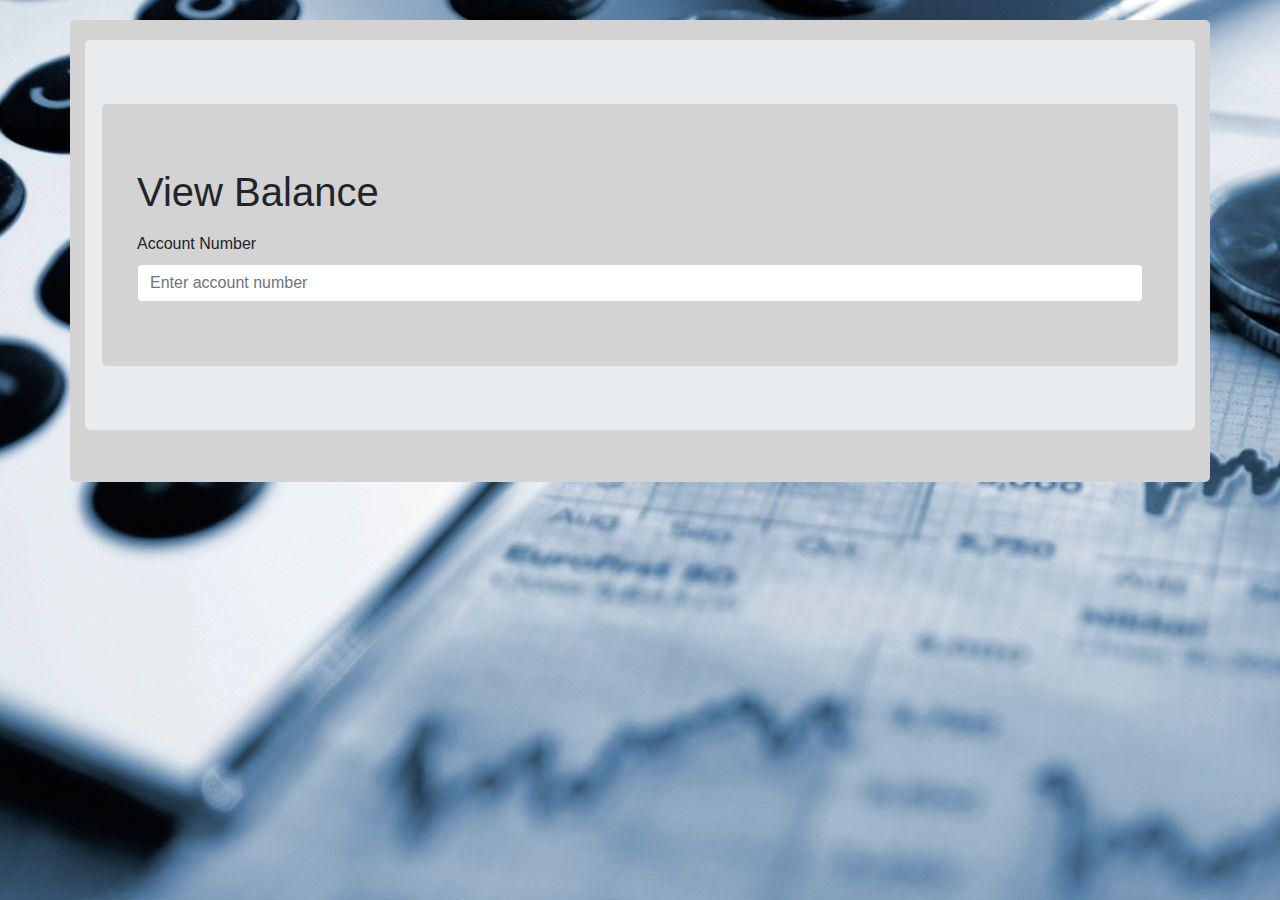
<file: balance.html>
<!DOCTYPE html>
<html lang="en">
<head>
    <meta charset="UTF-8">
    <meta http-equiv="X-UA-Compatible" content="IE=edge">
    <meta name="viewport" content="width=device-width, initial-scale=1.0">
    <title>Document</title>
    <link rel="stylesheet" href="https://stackpath.bootstrapcdn.com/bootstrap/4.5.2/css/bootstrap.min.css"
    integrity="sha384-JcKb8q3iqJ61gNV9KGb8thSsNjpSL0n8PARn9HuZOnIxN0hoP+VmmDGMN5t9UJ0Z" crossorigin="anonymous">
    <script src="transaction.js"></script>
    <link rel="stylesheet" href="balance.css">
    
</head>
<body>
    <body>
        <div class="container">
            <div class="jumbotron">
                <div class="row">
                    <div class="col"><br>
                        <table>
                            <tr>
                                <h1>View Balance</h1>
                                <table>
                                    <tr>
                                        <h3 id="dname"></h3>
                                        <h4 id="dbal"></h4>
                                        <label for="acno">Account Number</label><br>
                                        <input class="form-control" oninput="Bank.viewbal()" type="number" maxlength="5"
                                            placeholder="Enter account number" id="acno"><br>
                                    </tr>
                                </table>
                            </tr>
                        </table>
                    </div>
                </div>
            </div>
        </div>
</body>
</html>
</file>
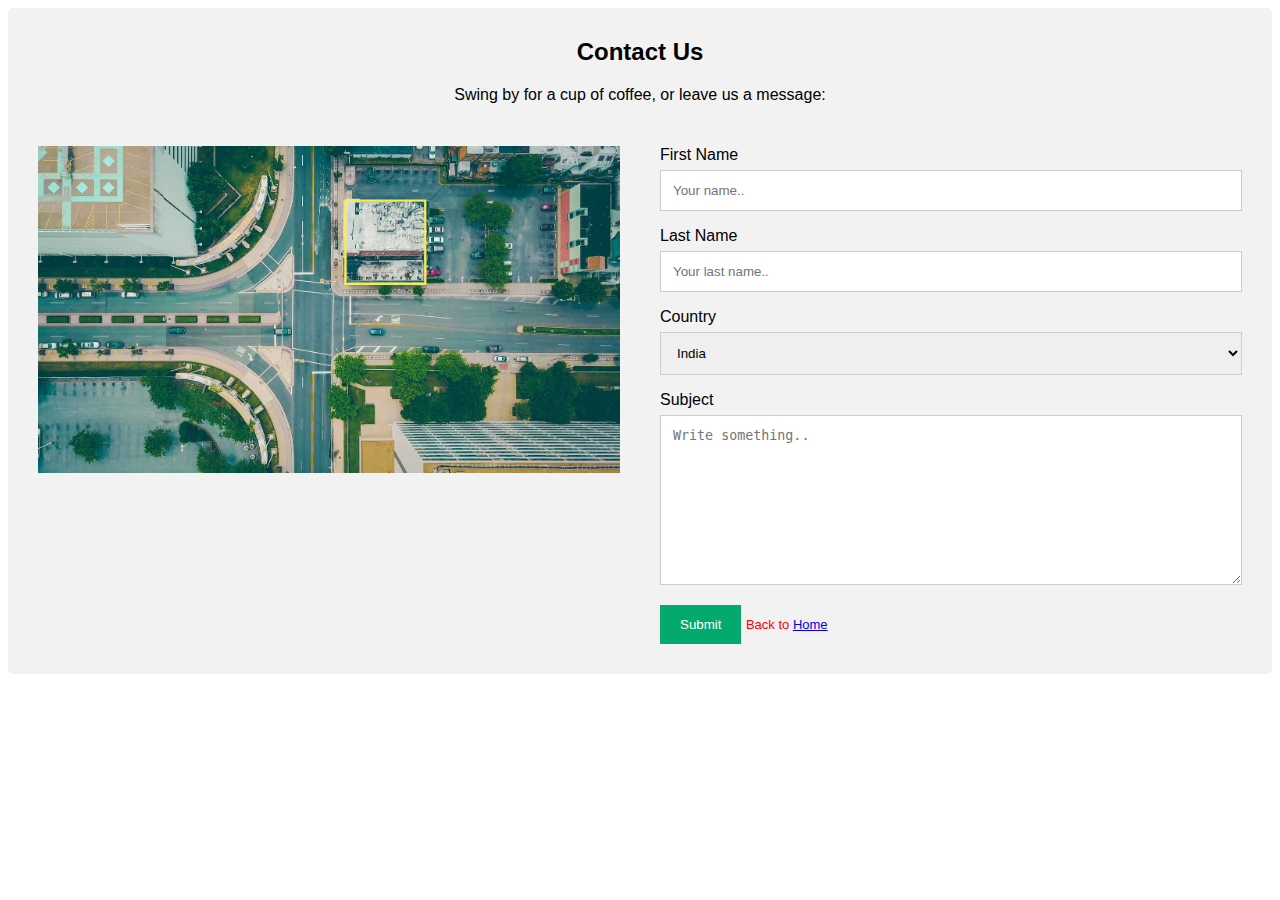
<file: contact.html>
<!DOCTYPE html>
<html>
<head>
    <meta charset="UTF-8">
    <meta http-equiv="X-UA-Compatible" content="IE=edge">
    <meta name="viewport" content="width=device-width, initial-scale=1.0">
    <title>contact</title>
    <link rel="stylesheet" href="contact.css">

</head>
<body>

<div class="container">
  <div style="text-align:center">
    <h2>Contact Us</h2>
    <p>Swing by for a cup of coffee, or leave us a message:</p>
  </div>
  <div class="row">
    <div class="column">
      <img src="map.jpg" style="width:100%">
    </div>
    <div class="column">
      <form action="/action_page.php">
        <label for="fname">First Name</label>
        <input type="text" id="fname" name="firstname" placeholder="Your name..">
        <label for="lname">Last Name</label>
        <input type="text" id="lname" name="lastname" placeholder="Your last name..">
        <label for="country">Country</label>
        <select id="country" name="country">
          <option value="usa">India</option>
          <option value="australia">Australia</option>
          <option value="canada">Canada</option>
          <option value="usa">USA</option>
        </select>
        <label for="subject">Subject</label>
        <textarea id="subject" name="subject" placeholder="Write something.." style="height:170px"></textarea>
        <input type="submit" value="Submit">
        <span style="color:rgb(255, 0, 0);font-size:13px;" class="psw">Back to <a href="index.html">Home</a></span>
      </form>
    </div>
  </div>
</div>

</body>
</html>
</file>
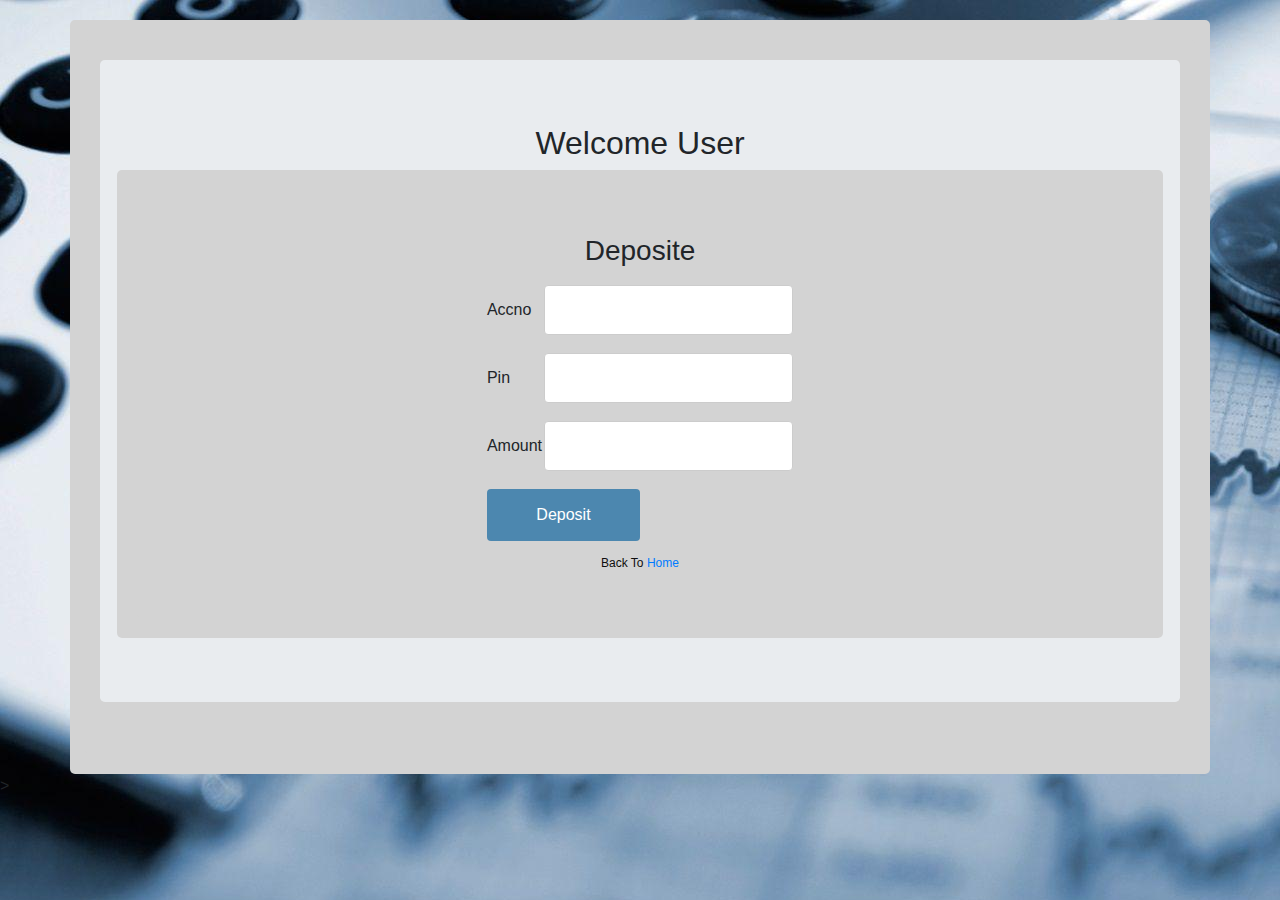
<file: credit.html>
<!DOCTYPE html>
<html lang="en">
<head>
    <meta charset="UTF-8">
    <meta http-equiv="X-UA-Compatible" content="IE=edge">
    <meta name="viewport" content="width=device-width, initial-scale=1.0">
    <title>Credit</title>
    <link rel="stylesheet" href="https://stackpath.bootstrapcdn.com/bootstrap/4.5.2/css/bootstrap.min.css"
        integrity="sha384-JcKb8q3iqJ61gNV9KGb8thSsNjpSL0n8PARn9HuZOnIxN0hoP+VmmDGMN5t9UJ0Z" crossorigin="anonymous">
    <script src="transaction.js"></script>
    <link rel="stylesheet" href="balance.css">
</head>
<body>
<div class="container">
<center>
    <div class="container">
        <div class="jumbotron">
            <h2>Welcome User</h2>
            <div class="row">
                <div class="col"><br>
                    <h3>Deposite</h3>
                    <table>
                        <tr>
                            <td>Accno</td>
                            <td><input type="text" id="acno"></td>
                        </tr>
                        <tr>
                            <td>Pin</td>
                            <td><input type="text" id="pin"></td>
                        </tr>
                        <tr>
                            <td>Amount</td>
                            <td><input type="text" id="amt"></td>
                        </tr>
                        <tr>
                            <td colspan="2"><input type="button" onclick="Bank.deposit()" value="Deposit"></td>
                        </tr>
                    </table>
                    <span style="color:rgb(15, 14, 14);font-size:12px;" class="psw">Back To <a href="userhome.html" >Home</a></span><br><br>
                </div>
            </div>
        </div>
    </div>
</center></div>>
</body>
</html>
</file>
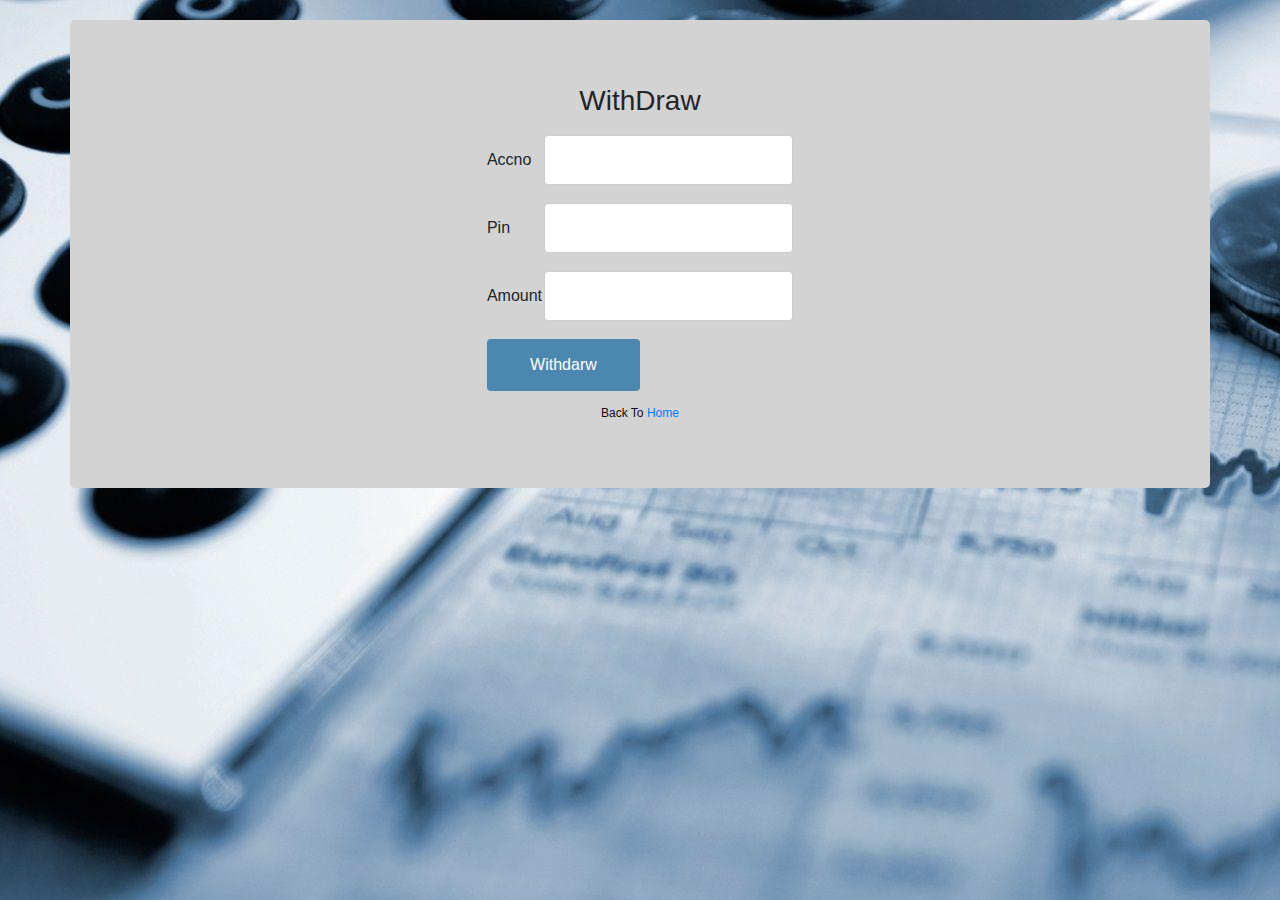
<file: debit.html>
<!DOCTYPE html>
<html lang="en">
<head>
    <meta charset="UTF-8">
    <meta http-equiv="X-UA-Compatible" content="IE=edge">
    <meta name="viewport" content="width=device-width, initial-scale=1.0">
    <title>Debit</title>
        <link rel="stylesheet" href="https://stackpath.bootstrapcdn.com/bootstrap/4.5.2/css/bootstrap.min.css"
        integrity="sha384-JcKb8q3iqJ61gNV9KGb8thSsNjpSL0n8PARn9HuZOnIxN0hoP+VmmDGMN5t9UJ0Z" crossorigin="anonymous">
    <script src="transaction.js"></script>
    <link rel="stylesheet" href="balance.css">
</head>
<body>
<div class="container">
<center>
    <div class="col"><br>
        <h3>WithDraw</h3>
        <table>
            <tr>
                <td>Accno</td>
                <td><input type="text" id="wacno"></td>
            </tr>
            <tr>
                <td>Pin</td>
                <td><input type="text" id="wpin"></td>
            </tr>
            <tr>
                <td>Amount</td>
                <td><input type="text" id="wamt"></td>
            </tr>
            <tr>
                <td colspan="2"><input type="button" onclick="Bank.withdraw()" value="Withdarw"></td>
            </tr>
         </table>
         <span style="color:rgb(15, 14, 14);font-size:12px;" class="psw">Back To <a href="userhome.html" >Home</a></span><br><br>
    </div>
</center></div>
</body>
</html>
</file>
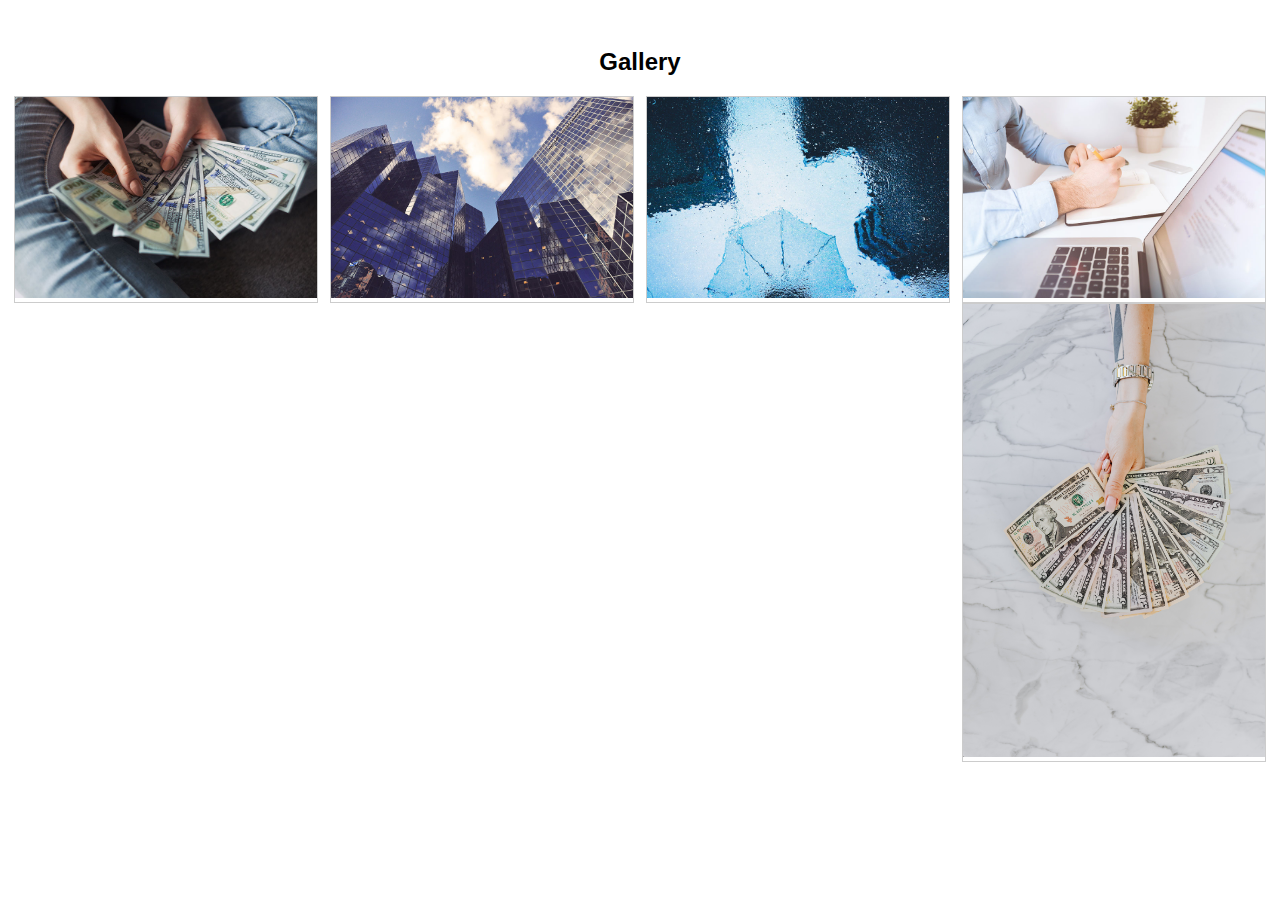
<file: gallery.html>
<!DOCTYPE html>
<html>
<head>
<title>Gallery</title>
    <meta charset="UTF-8">
    <meta http-equiv="X-UA-Compatible" content="IE=edge">
    <meta name="viewport" content="width=device-width, initial-scale=1.0">
    <link rel="stylesheet" href="gallery.css">
</head>
<body>
<div class="container">
    <center>
    <h2>Gallery</h2>
<div class="responsive">
  <div class="gallery">
    <a target="_blank" href="img.jpg">
      <img src="img.jpg" alt="Cinque Terre" width="600" height="400">
    </a>
  </div>
</div>


<div class="responsive">
  <div class="gallery">
    <a target="_blank" href="pic_4.jpg">
      <img src="pic_4.jpg" alt="Forest" width="600" height="400">
    </a>
  </div>
</div>

<div class="responsive">
  <div class="gallery">
    <a target="_blank" href="pic_3.jpg">
      <img src="pic_3.jpg" alt="Northern Lights" width="600" height="400">
    </a>
  </div>
</div>

<div class="responsive">
  <div class="gallery">
    <a target="_blank" href="pic_2.jpg">
      <img src="pic_2.jpg" alt="Mountains" width="600" height="400">
    </a>
  </div>
</div>

<div class="responsive">
  <div class="gallery">
    <a target="_blank" href="pic.jpg">
      <img src="pic.jpg" alt="Mountains" width="600" height="400">
    </a>
  </div>
</div>

<div class="clearfix"></div>

<div style="padding:6px;">
</div></center>

</body>
</html>
</file>
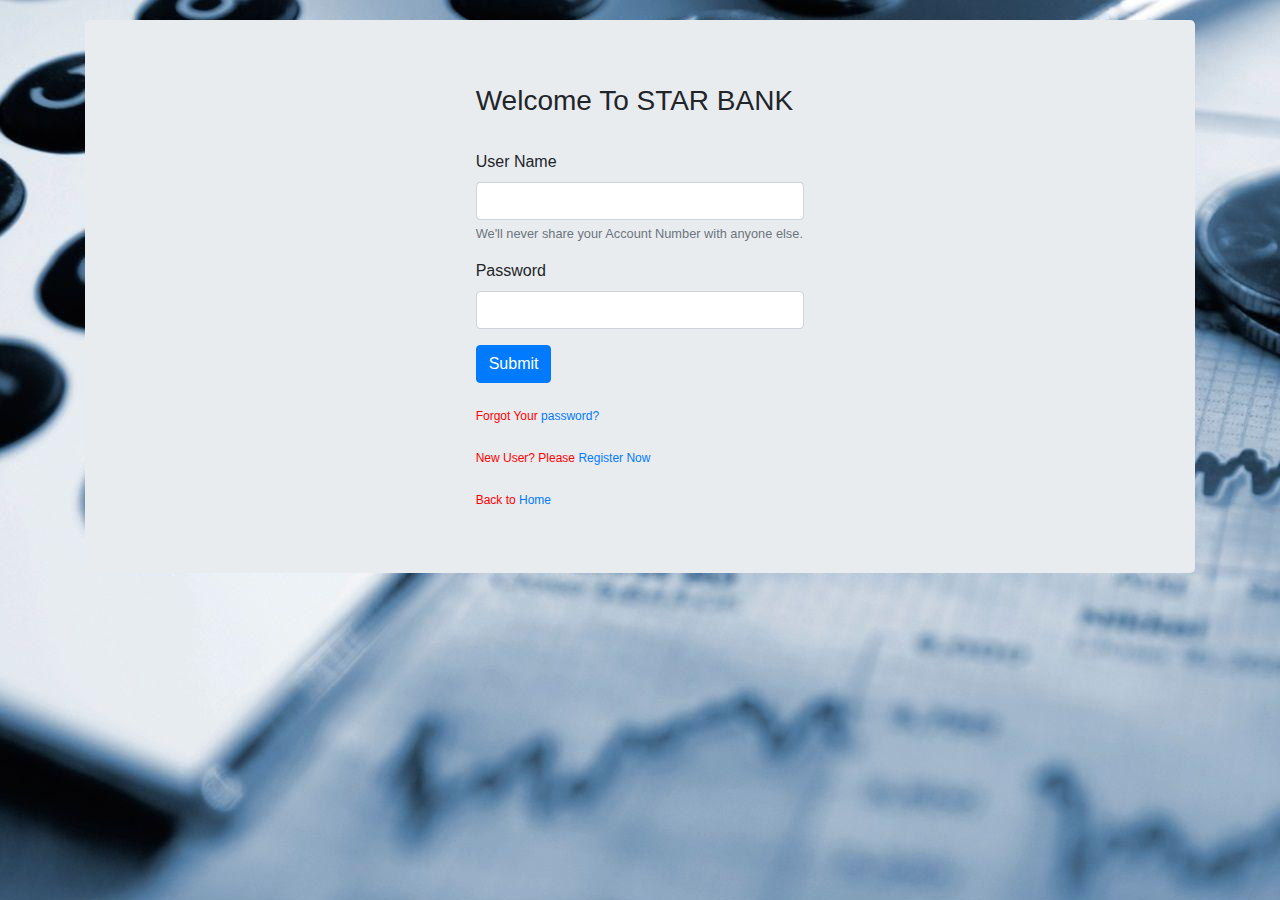
<file: login.html>
<html>
    <head>
        <title>login page</title>
            <link rel="stylesheet" href="https://stackpath.bootstrapcdn.com/bootstrap/4.5.2/css/bootstrap.min.css"
            integrity="sha384-JcKb8q3iqJ61gNV9KGb8thSsNjpSL0n8PARn9HuZOnIxN0hoP+VmmDGMN5t9UJ0Z" crossorigin="anonymous">
         <script src="transaction.js"></script>
         <style>
            body {
                background-image: url("picdebit.jpg");
                font-family: Verdana, Geneva, Tahoma, sans-serif;
                padding-top: 20px;
                }
        </style>
    </head>
    <body>
        <div class="container">
            <div class="jumbotron">
                <div class="row">
                    <div class="col"></div>
                    <div class="col">
                        <h3>Welcome To STAR BANK</h3>
                    </div>
                    <div class="col"></div>
                </div>
                <div class="row">
                    <div class="col"></div>
                    <div class="col">
                        <div class="form-group"><br>
                            <label for="acno">User Name</label>
                            <input type="text" class="form-control" id="acno">
                            <small id="acnoHelp" class="form-text text-muted">We'll never share your Account Number with anyone else.</small>
                        </div>
                        <div class="form-group">
                            <label for="pwd">Password</label>
                            <input type="password" class="form-control" id="pwd">
                         </div>
                        <button type="button" class="btn btn-primary" onclick="Bank.login()">Submit</button><br><br>
                        <span style="color:rgb(255, 0, 0);font-size:12px;" class="psw">Forgot Your <a href="#">password?</a></span><br><br>
                        <span style="color:rgb(255, 0, 0);font-size:12px;" class="psw">New User? Please <a href="registration.html" >Register Now</a></span><br><br>
                        <span style="color:#ff0000;font-size:12px;" class="psw">Back to <a href="home.html">Home</a></span>
                    </div>
                    <div class="col"></div>
                </div>
            </div>
        </div>
    </body>
</html>
</file>
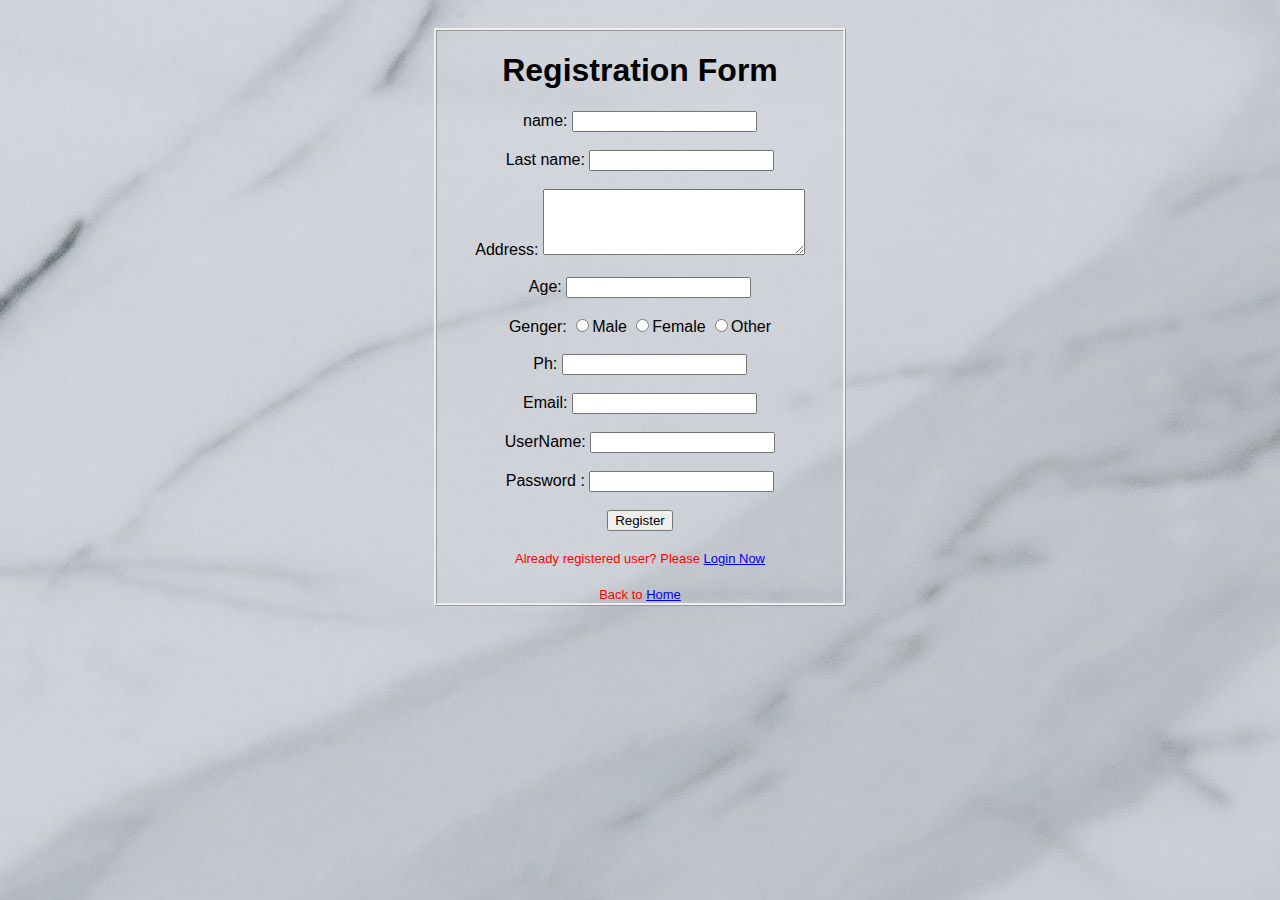
<file: registration.html>
<!DOCTYPE html>
<html>
<head>
<title>Registration</title>
    <meta charset="UTF-8">
    <meta http-equiv="X-UA-Compatible" content="IE=edge">
    <meta name="viewport" content="width=device-width, initial-scale=1.0">
    <style>
    body {
        background-image: url(pic.jpg);
        font-family: Verdana, Geneva, Tahoma, sans-serif;
        padding-top: 20px;
    }
    div.container {border-style: ridge;}
    .container {
        width: 406px;
        max-width: 406px;
        margin: 0 auto;
    }
    </style>
</head>
<body>
<div class="container">
<center>
<h1>Registration Form</h1>
    <form>
        <label for="fname" >name:</label>
        <input type="text" name="fname"><br><br>
        <label for="lname">Last name:</label>
        <input type="text" name="lname"><br><br>
        <label for="address">Address:</label>
        <textarea cols="30" rows="4" name="address"></textarea><br><br>
        <label for="age">Age:</label>
        <input type="text" name="age"><br><br>
        <label>Genger:</label>
        <input type="radio" name="male">Male 
        <input type="radio" name="female">Female 
        <input type="radio" name="other">Other<br><br>
        <label for="phone">Ph:</label>
        <input type="text" name="phone"><br><br>
        <label for="email">Email:</label>
        <input type="text" name="email" ><br><br>
        <label for="username">UserName:</label>
        <input type="text" name="username"><br><br>
        <label for="psw">Password :</label>
        <input type="text" id="psw" name="psw" pattern="(?=.*\d)(?=.*[a-z])(?=.*[A-Z]).{8,}" 
        title="Must contain at least one number and one uppercase and lowercase letter, and at least 8 or more characters" required><br><br>
        <input type="button" value="Register"><br><br>
        <span style="color:rgb(255, 0, 0);font-size:13px;" class="psw">Already registered user? Please <a href="login.html">Login Now</a></span><br><br>
        <span style="color:rgb(255, 0, 0);font-size:13px;" class="psw">Back to <a href="home.html">Home</a></span>
    </form>
</center></div>
</body>
</html>
</file>
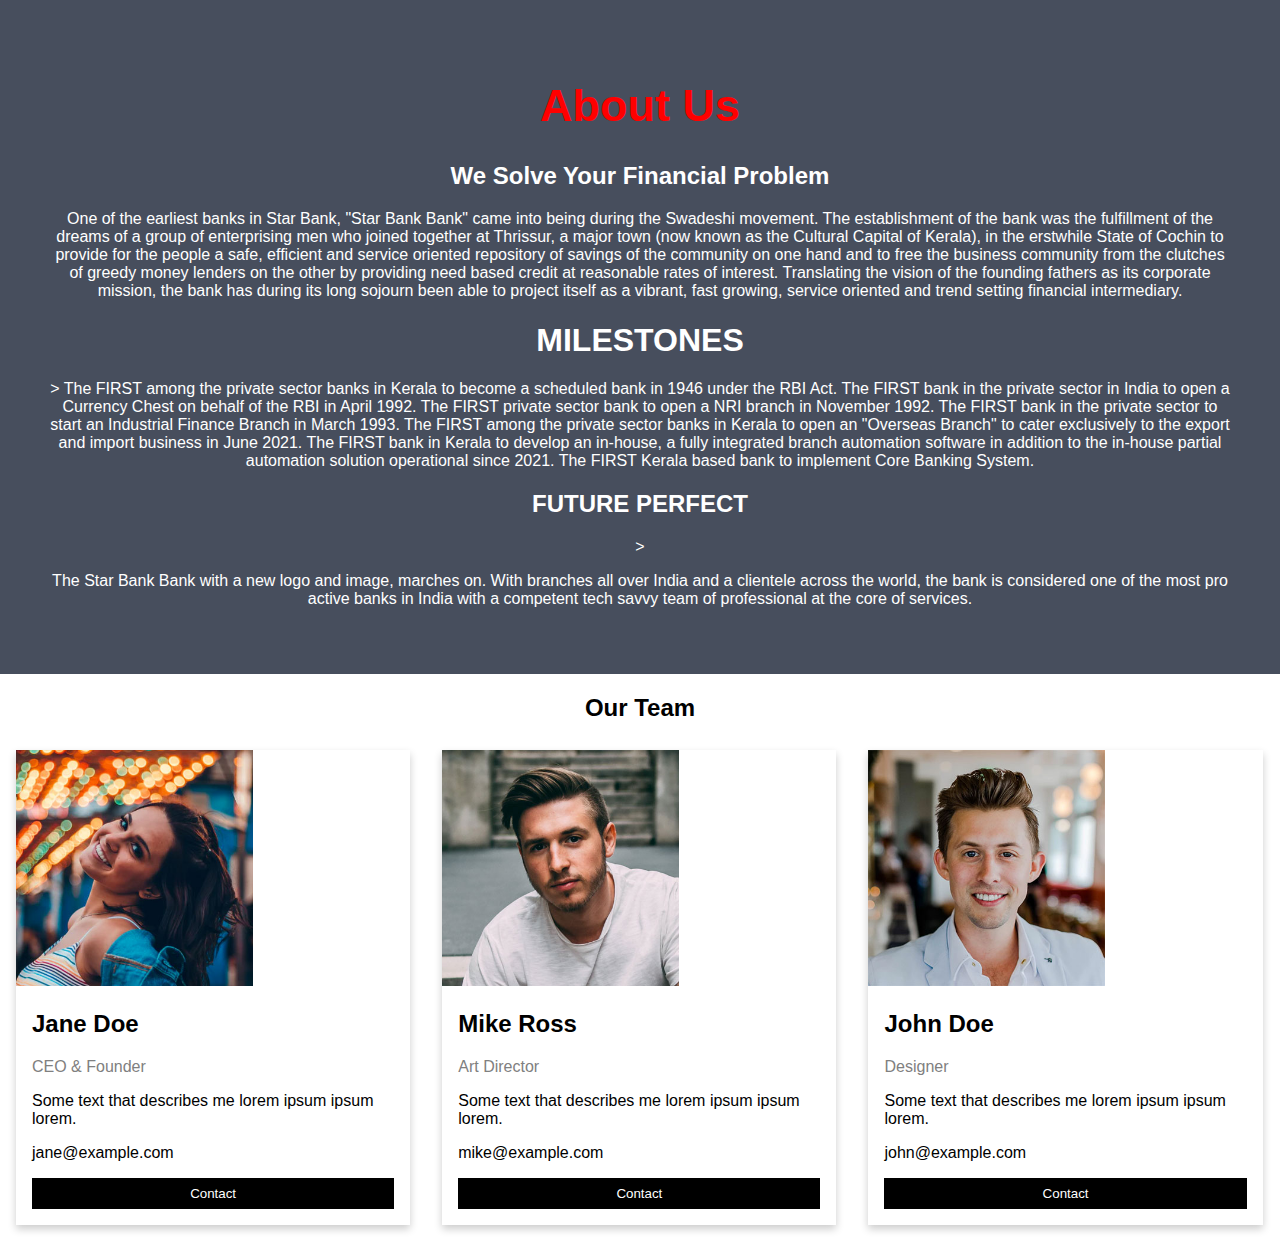
<file: userabout.html>
<!DOCTYPE html>
<html lang="en">
<head>
    <meta charset="UTF-8">
    <meta http-equiv="X-UA-Compatible" content="IE=edge">
    <meta name="viewport" content="width=device-width, initial-scale=1.0">
    <title>About</title>
    <link rel="stylesheet" href="userabout.css">
</head>
<body>

<div class="about-section">
  <h1 style="color:rgb(255, 0, 0);font-size:45px;">About Us</h1>
  <h2>We Solve Your Financial Problem</h2>
  <p>One of the earliest banks in Star Bank,  "Star Bank Bank" came into being during the Swadeshi movement. The establishment of the bank was the fulfillment of the dreams of a group of enterprising men who joined together at Thrissur, a major town (now known as the Cultural Capital of Kerala), in the erstwhile State of Cochin to provide for the people a safe, efficient and service oriented repository of savings of the community on one hand and to free the business community from the clutches of greedy money lenders on the other by providing need based credit at reasonable rates of interest.

    Translating the vision of the founding fathers as its corporate mission, the bank has during its long sojourn been able to project itself as a vibrant, fast growing, service oriented and trend setting financial intermediary.
     
    
    <h1>MILESTONES</h1>>
    
    The FIRST among the private sector banks in Kerala to become a scheduled bank in 1946 under the RBI Act.
    The FIRST bank in the private sector in India to open a Currency Chest on behalf of the RBI in April 1992.
    The FIRST private sector bank to open a NRI branch in November 1992.
    The FIRST bank in the private sector to start an Industrial Finance Branch in March 1993.
    The FIRST among the private sector banks in Kerala to open an "Overseas Branch" to cater exclusively to the export and import business in June 2021.
    The FIRST bank in Kerala to develop an in-house, a fully integrated branch automation software in addition to the in-house partial automation solution operational since 2021.
    The FIRST Kerala based bank to implement Core Banking System.
    <h2>FUTURE PERFECT</h2>>
    
    <p>The Star Bank Bank with a new logo and image, marches on. With branches all over India and a clientele across the world, the bank is considered one of the most pro active banks in India with a competent tech savvy team of professional at the core of services.</p>
</div>

<h2 style="text-align:center">Our Team</h2>
<div class="row">
  <div class="column">
    <div class="card">
      <img src="person_2.jpg" alt="Jane" style="width:60%">
      <div class="container">
        <h2>Jane Doe</h2>
        <p class="title">CEO & Founder</p>
        <p>Some text that describes me lorem ipsum ipsum lorem.</p>
        <p>jane@example.com</p>
        <p><button class="button">Contact</button></p>
      </div>
    </div>
  </div>

  <div class="column">
    <div class="card">
      <img src="person_3.jpg" alt="Mike" style="width:60%">
      <div class="container">
        <h2>Mike Ross</h2>
        <p class="title">Art Director</p>
        <p>Some text that describes me lorem ipsum ipsum lorem.</p>
        <p>mike@example.com</p>
        <p><button class="button">Contact</button></p>
      </div>
    </div>
  </div>
  
  <div class="column">
    <div class="card">
      <img src="person_1.jpg" alt="John" style="width:60%">
      <div class="container">
        <h2>John Doe</h2>
        <p class="title">Designer</p>
        <p>Some text that describes me lorem ipsum ipsum lorem.</p>
        <p>john@example.com</p>
        <p><button class="button">Contact</button></p>
      </div>
    </div>
  </div>
</div>
</body>
</html>
</file>
<file: balance.css>
body {
    background-image: url("picdebit.jpg");
    font-family: Verdana, Geneva, Tahoma, sans-serif;
    padding-top: 20px;
    }
    input[type=text], select {
      width: 100%;
      padding: 12px 20px;
      margin: 8px 0;
      display: inline-block;
      border: 1px solid #ccc;
      border-radius: 4px;
      box-sizing: border-box;
    }
    
    input[type=button] {
      width: 50%;
      background-color: #4c87af;
      color: white;
      padding: 14px 20px;
      margin: 8px 0;
      border: none;
      border-radius: 4px;
      cursor: pointer;
    }
    
    input[type=button]:hover {
      background-color: #4c87af;
    }
    
    div {
      border-radius: 5px;
      background-color: #f2f2f2;
      padding: 20px;
      background-color: lightgrey;
    }
</file>
<file: contact.css>
body {
    font-family: Arial, Helvetica, sans-serif;
  }
  
  * {
    box-sizing: border-box;
  }
  
  /* Style inputs */
  input[type=text], select, textarea {
    width: 100%;
    padding: 12px;
    border: 1px solid #ccc;
    margin-top: 6px;
    margin-bottom: 16px;
    resize: vertical;
  }
  
  input[type=submit] {
    background-color: #04AA6D;
    color: white;
    padding: 12px 20px;
    border: none;
    cursor: pointer;
  }
  
  input[type=submit]:hover {
    background-color: #45a049;
  }
  
  /* Style the container/contact section */
  .container {
    border-radius: 5px;
    background-color: #f2f2f2;
    padding: 10px;
  }
  
  /* Create two columns that float next to eachother */
  .column {
    float: left;
    width: 50%;
    margin-top: 6px;
    padding: 20px;
  }
  
  /* Clear floats after the columns */
  .row:after {
    content: "";
    display: table;
    clear: both;
  }
  
  /* Responsive layout - when the screen is less than 600px wide, make the two columns stack on top of each other instead of next to each other */
  @media screen and (max-width: 600px) {
    .column, input[type=submit] {
      width: 100%;
      margin-top: 0;
    }
  }
</file>
<file: gallery.css>
body {
    background-image: url(https://wallpaperaccess.com/full/625416.jpg);
    font-family: Verdana, Geneva, Tahoma, sans-serif;
    padding-top: 20px;
}
    div.gallery {
        border: 1px solid #ccc;
      }
      
      div.gallery:hover {
        border: 1px solid #777;
      }
      
      div.gallery img {
        width: 100%;
        height: auto;
      }
      
      div.desc {
        padding: 15px;
        text-align: center;
      }
      
      * {
        box-sizing: border-box;
      }
      
      .responsive {
        padding: 0 6px;
        float: left;
        width: 24.99999%;
      }
      
      @media only screen and (max-width: 700px) {
        .responsive {
          width: 49.99999%;
          margin: 6px 0;
        }
      }
      
      @media only screen and (max-width: 500px) {
        .responsive {
          width: 100%;
        }
      }
      
      .clearfix:after {
        content: "";
        display: table;
        clear: both;
      }
</file>
<file: userabout.css>
body {
    font-family: Arial, Helvetica, sans-serif;
    margin: 0;
  }
  
  html {
    box-sizing: border-box;
  }
  
  *, *:before, *:after {
    box-sizing: inherit;
  }
  
  .column {
    float: left;
    width: 33.3%;
    margin-bottom: 16px;
    padding: 0 8px;
  }
  
  .card {
    box-shadow: 0 4px 8px 0 rgba(0, 0, 0, 0.2);
    margin: 8px;
  }
  
  .about-section {
    padding: 50px;
    text-align: center;
    background-color: #474e5d;
    color: white;
  }
  
  .container {
    padding: 0 16px;
  }
  
  .container::after, .row::after {
    content: "";
    clear: both;
    display: table;
  }
  
  .title {
    color: grey;
  }
  
  .button {
    border: none;
    outline: 0;
    display: inline-block;
    padding: 8px;
    color: white;
    background-color: #000;
    text-align: center;
    cursor: pointer;
    width: 100%;
  }
  
  .button:hover {
    background-color: #555;
  }
  
  @media screen and (max-width: 650px) {
    .column {
      width: 100%;
      display: block;
    }
  }
</file>
